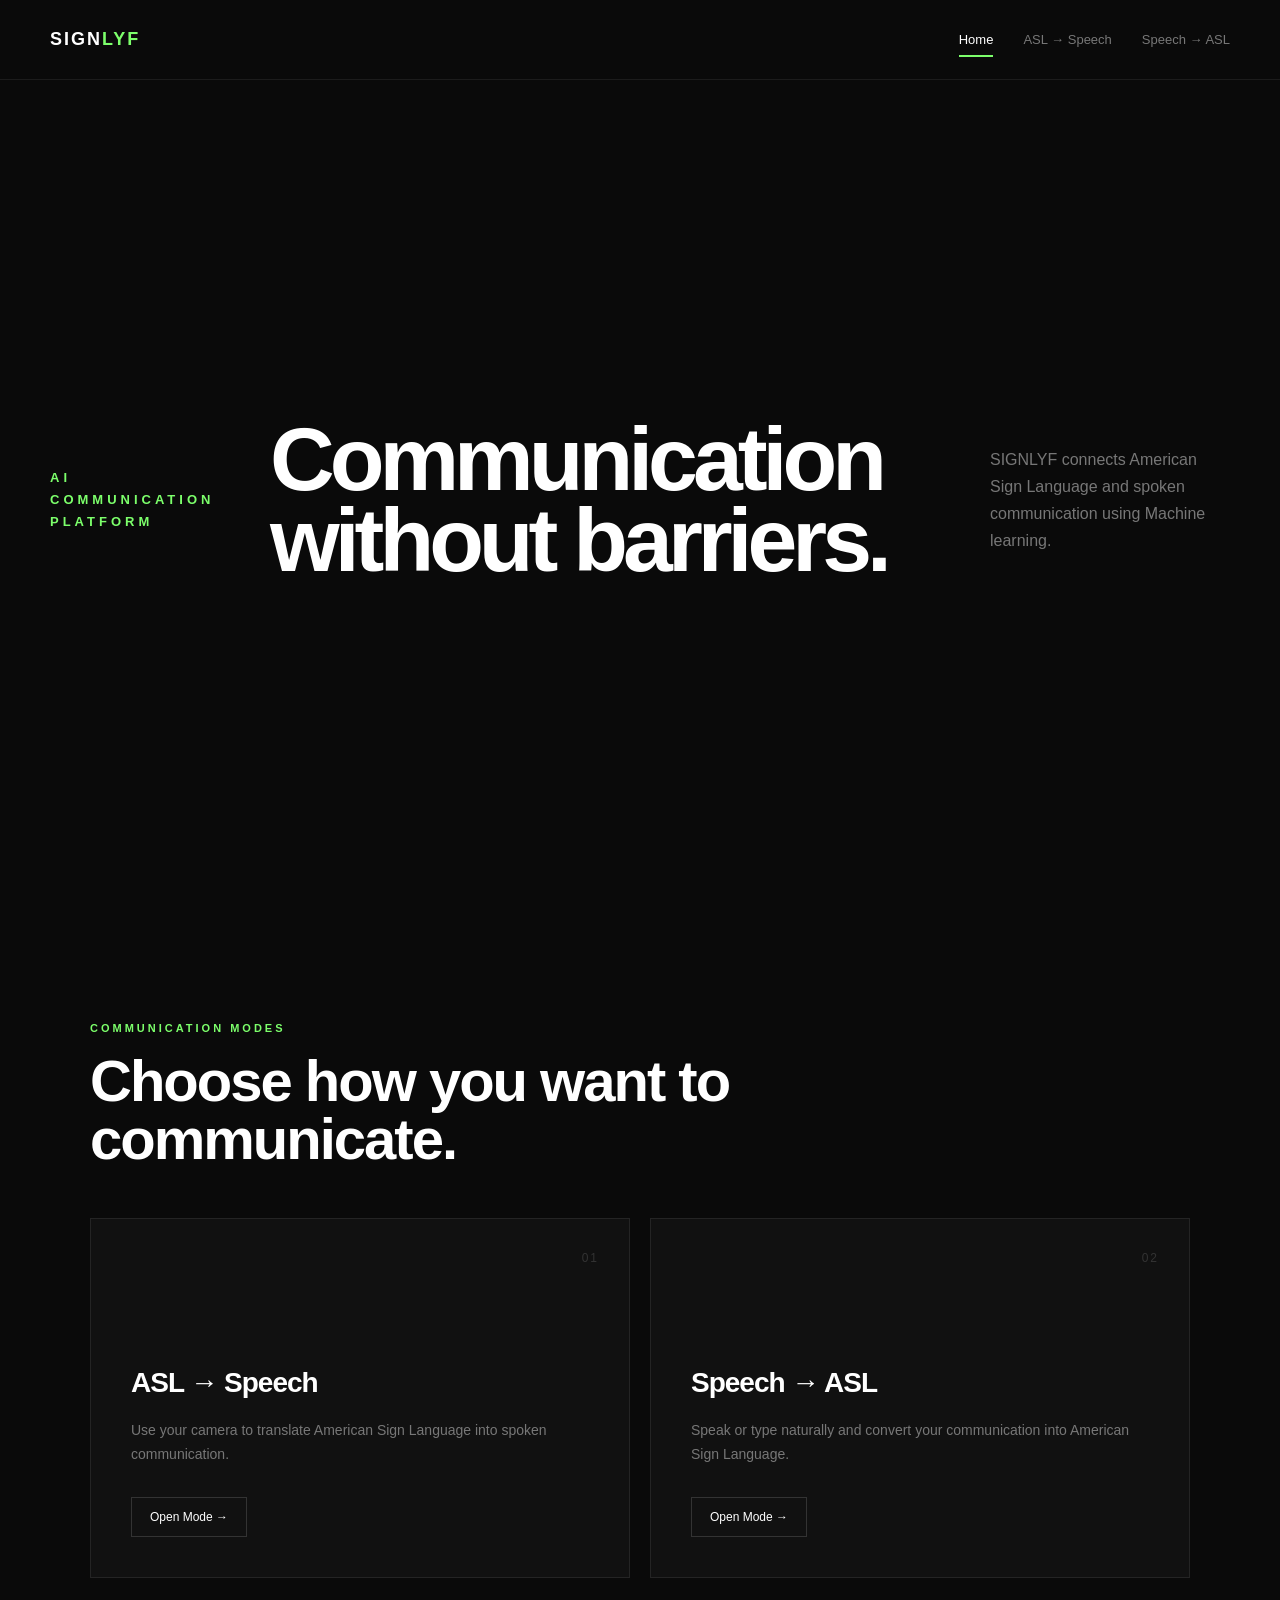
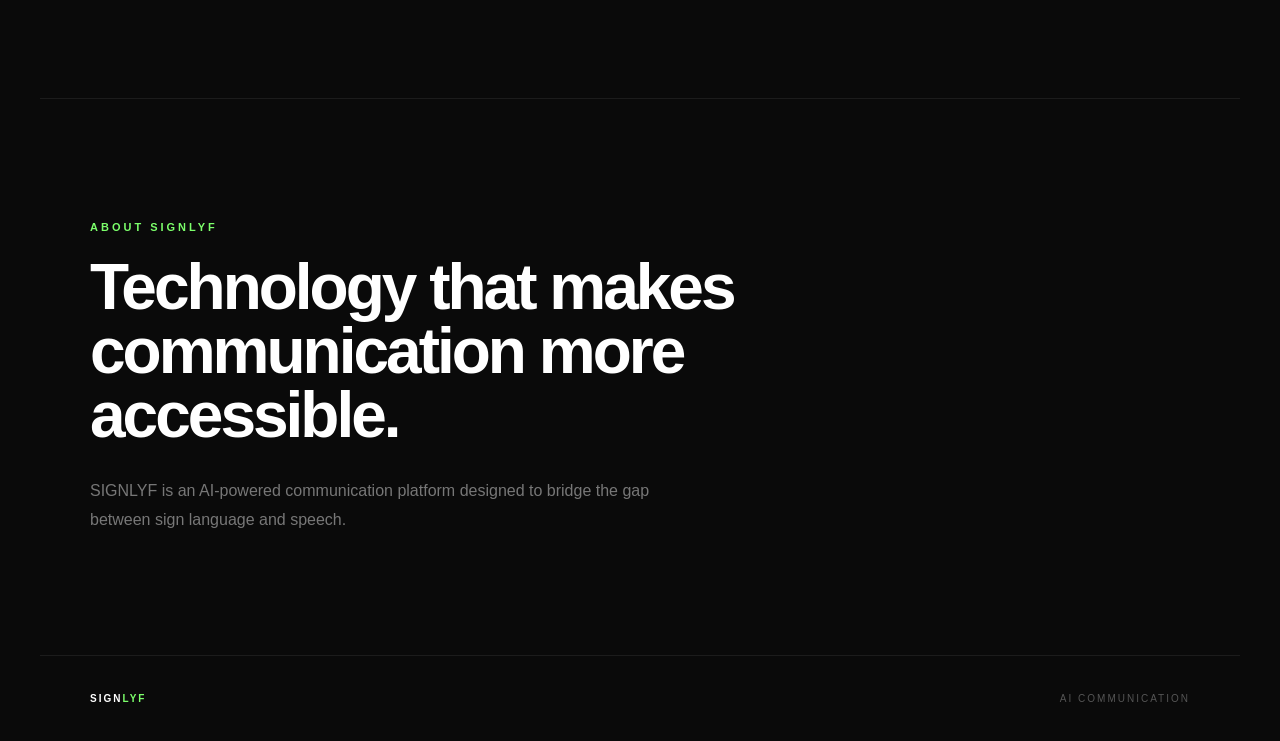
<file: index.html>
<!DOCTYPE html>
<html lang="en">

<head>

    <meta charset="UTF-8">

    <meta
        name="viewport"
        content="width=device-width, initial-scale=1.0">

    <meta
        name="theme-color"
        content="#0a0a0a">

    <meta
        name="description"
        content="AI-powered communication between ASL and speech.">

    <!-- PWA -->

    <meta
        name="mobile-web-app-capable"
        content="yes">

    <meta
        name="apple-mobile-web-app-capable"
        content="yes">

    <meta
        name="apple-mobile-web-app-status-bar-style"
        content="black-translucent">

    <meta
        name="apple-mobile-web-app-title"
        content="SIGNLYF">

    <link
        rel="manifest"
        href="manifest.json">

    <title>SIGNLYF</title>

    <link
        rel="stylesheet"
        href="css/style.css">

</head>


<body>

    <!-- =========================
         NAVBAR
    ========================== -->

    <header class="navbar">

        <a
            href="index.html"
            class="logo">

            SIGN<span>LYF</span>

        </a>


        <nav class="desktop-nav">

            <a
                href="index.html"
                class="active">

                Home

            </a>

            <a href="pages/asl-to-speech.html">
                ASL → Speech
            </a>

            <a href="pages/speech-to-asl.html">
                Speech → ASL
            </a>

        </nav>

    </header>


    <!-- =========================
         HERO
    ========================== -->

    <main>

        <section class="hero">

            <p class="eyebrow">
                AI COMMUNICATION PLATFORM
            </p>

            <h1>
                Communication
                <span>without barriers.</span>
            </h1>

            <p class="hero-description">
                SIGNLYF connects American Sign Language
                and spoken communication using Machine learning.
            </p>

        </section>


        <!-- =========================
             MODES
        ========================== -->

        <section class="modes">

            <div class="section-heading">

                <p class="eyebrow">
                    COMMUNICATION MODES
                </p>

                <h2>
                    Choose how you want to communicate.
                </h2>

            </div>


            <div class="mode-grid">


                <!-- ASL → SPEECH -->

                <div class="mode-card">

                    <div class="mode-number">
                        01
                    </div>

                    <h3>
                        ASL → Speech
                    </h3>

                    <p>
                        Use your camera to translate
                        American Sign Language into
                        spoken communication.
                    </p>

                    <button
                        class="mode-button"
                        onclick="openMode('asl-to-speech')">

                        Open Mode
                        →

                    </button>

                </div>


                <!-- SPEECH → ASL -->

                <div class="mode-card">

                    <div class="mode-number">
                        02
                    </div>

                    <h3>
                        Speech → ASL
                    </h3>

                    <p>
                        Speak or type naturally and
                        convert your communication
                        into American Sign Language.
                    </p>

                    <button
                        class="mode-button"
                        onclick="openMode('speech-to-asl')">

                        Open Mode
                        →

                    </button>

                </div>

            </div>

        </section>


        <!-- =========================
             ABOUT
        ========================== -->

        <section class="about">

            <p class="eyebrow">
                ABOUT SIGNLYF
            </p>

            <h2>
                Technology that makes
                communication more accessible.
            </h2>

            <p>
                SIGNLYF is an AI-powered communication
                platform designed to bridge the gap
                between sign language and speech.
            </p>

        </section>

    </main>


    <!-- =========================
         FOOTER
    ========================== -->

    <footer class="footer">

        <span>
            SIGN<span>LYF</span>
        </span>

        <span>
            AI COMMUNICATION
        </span>

    </footer>


    <!-- =========================
         MOBILE NAVIGATION
    ========================== -->

    <nav class="mobile-nav">

        <a
            href="index.html"
            class="mobile-nav-item active">

            <span>⌂</span>

            <small>
                Home
            </small>

        </a>


        <a
            href="pages/asl-to-speech.html"
            class="mobile-nav-item">

            <span>◉</span>

            <small>
                ASL
            </small>

        </a>


        <a
            href="pages/speech-to-asl.html"
            class="mobile-nav-item">

            <span>◌</span>

            <small>
                Speech
            </small>

        </a>

    </nav>


    <!-- JAVASCRIPT -->

    <script src="js/app.js"></script>

</body>

</html>
</file>
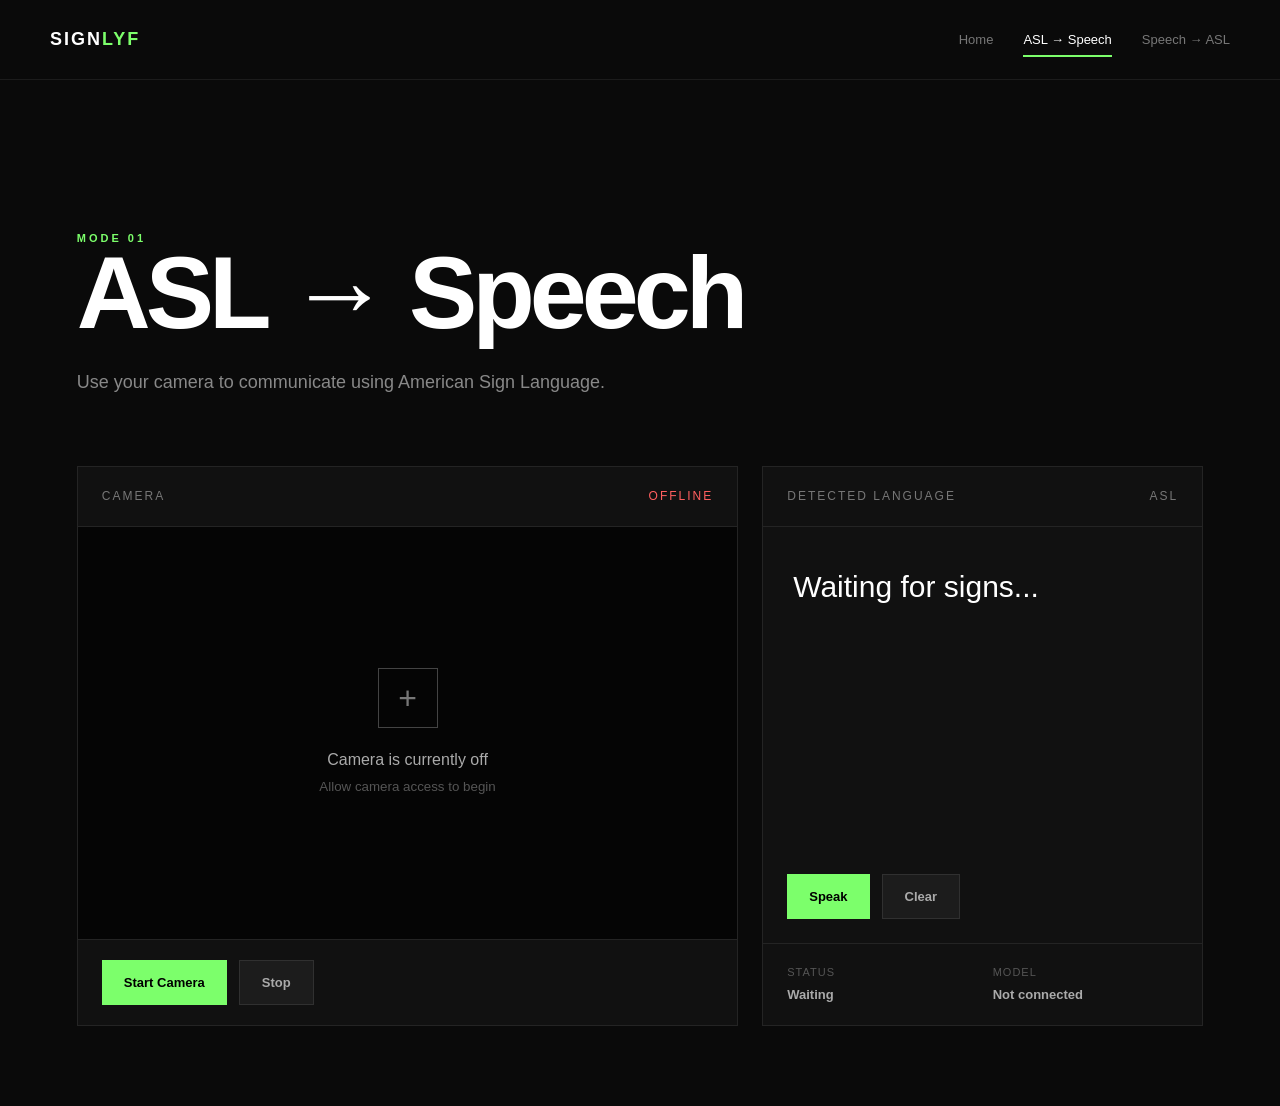
<file: pages/asl-to-speech.html>
<!DOCTYPE html>
<html lang="en">

<head>

    <meta charset="UTF-8">

    <meta
        name="viewport"
        content="width=device-width, initial-scale=1.0">

    <meta
        name="theme-color"
        content="#0a0a0a">

    <meta
        name="description"
        content="SIGNLYF ASL to Speech">

    <!-- PWA -->

    <meta
        name="mobile-web-app-capable"
        content="yes">

    <meta
        name="apple-mobile-web-app-capable"
        content="yes">

    <meta
        name="apple-mobile-web-app-status-bar-style"
        content="black-translucent">

    <meta
        name="apple-mobile-web-app-title"
        content="SIGNLYF">

    <link
        rel="manifest"
        href="../manifest.json">

    <title>ASL → Speech | SIGNLYF</title>

    <link
        rel="stylesheet"
        href="../css/style.css">

    <link
        rel="stylesheet"
        href="../css/modes.css">

</head>


<body>


    <!-- =========================
         NAVBAR
    ========================== -->

    <header class="navbar">

        <a
            href="../index.html"
            class="logo">

            SIGN<span>LYF</span>

        </a>


        <nav class="desktop-nav">

            <a href="../index.html">
                Home
            </a>

            <a
                href="asl-to-speech.html"
                class="active">

                ASL → Speech

            </a>

            <a href="speech-to-asl.html">
                Speech → ASL
            </a>

        </nav>

    </header>


    <!-- =========================
         MAIN
    ========================== -->

    <main class="mode-page">


        <!-- HEADER -->

        <section class="mode-header">

            <p class="eyebrow">
                MODE 01
            </p>

            <h1>
                ASL → Speech
            </h1>

            <p>
                Use your camera to communicate
                using American Sign Language.
            </p>

        </section>


        <!-- =========================
             TRANSLATOR
        ========================== -->

        <section class="translator">


            <!-- CAMERA -->

            <div class="camera-container">

                <div class="camera-header">

                    <span>
                        CAMERA
                    </span>

                    <span
                        id="camera-status"
                        class="status">

                        OFFLINE

                    </span>

                </div>


                <div class="camera-view">

                    <video
                        id="camera"
                        autoplay
                        playsinline
                        muted>
                    </video>


                    <div
                        id="camera-placeholder"
                        class="camera-placeholder">

                        <div class="camera-icon">
                            +
                        </div>

                        <p>
                            Camera is currently off
                        </p>

                        <small>
                            Allow camera access to begin
                        </small>

                    </div>

                </div>


                <div class="camera-controls">

                    <button
                        id="start-camera"
                        class="primary-button">

                        Start Camera

                    </button>


                    <button
                        id="stop-camera"
                        class="secondary-button">

                        Stop

                    </button>

                </div>

            </div>


            <!-- OUTPUT -->

            <div class="output-container">

                <div class="output-header">

                    <span>
                        DETECTED LANGUAGE
                    </span>

                    <span>
                        ASL
                    </span>

                </div>


                <div
                    id="recognized-text"
                    class="recognized-text">

                    Waiting for signs...

                </div>


                <div class="output-actions">

                    <button
                        id="speak-button"
                        class="primary-button">

                        Speak

                    </button>


                    <button
                        id="clear-button"
                        class="secondary-button">

                        Clear

                    </button>

                </div>


                <div class="detection-info">

                    <div>

                        <span>
                            STATUS
                        </span>

                        <strong id="detection-status">
                            Waiting
                        </strong>

                    </div>


                    <div>

                        <span>
                            MODEL
                        </span>

                        <strong>
                            Not connected
                        </strong>

                    </div>

                </div>

            </div>

        </section>

    </main>


    <!-- =========================
         MOBILE NAVIGATION
    ========================== -->

    <nav class="mobile-nav">

        <a
            href="../index.html"
            class="mobile-nav-item">

            <span>⌂</span>

            <small>
                Home
            </small>

        </a>


        <a
            href="asl-to-speech.html"
            class="mobile-nav-item active">

            <span>◉</span>

            <small>
                ASL
            </small>

        </a>


        <a
            href="speech-to-asl.html"
            class="mobile-nav-item">

            <span>◌</span>

            <small>
                Speech
            </small>

        </a>

    </nav>


    <!-- JAVASCRIPT -->

    <script src="../js/asl-to-speech.js"></script>

</body>

</html>
</file>
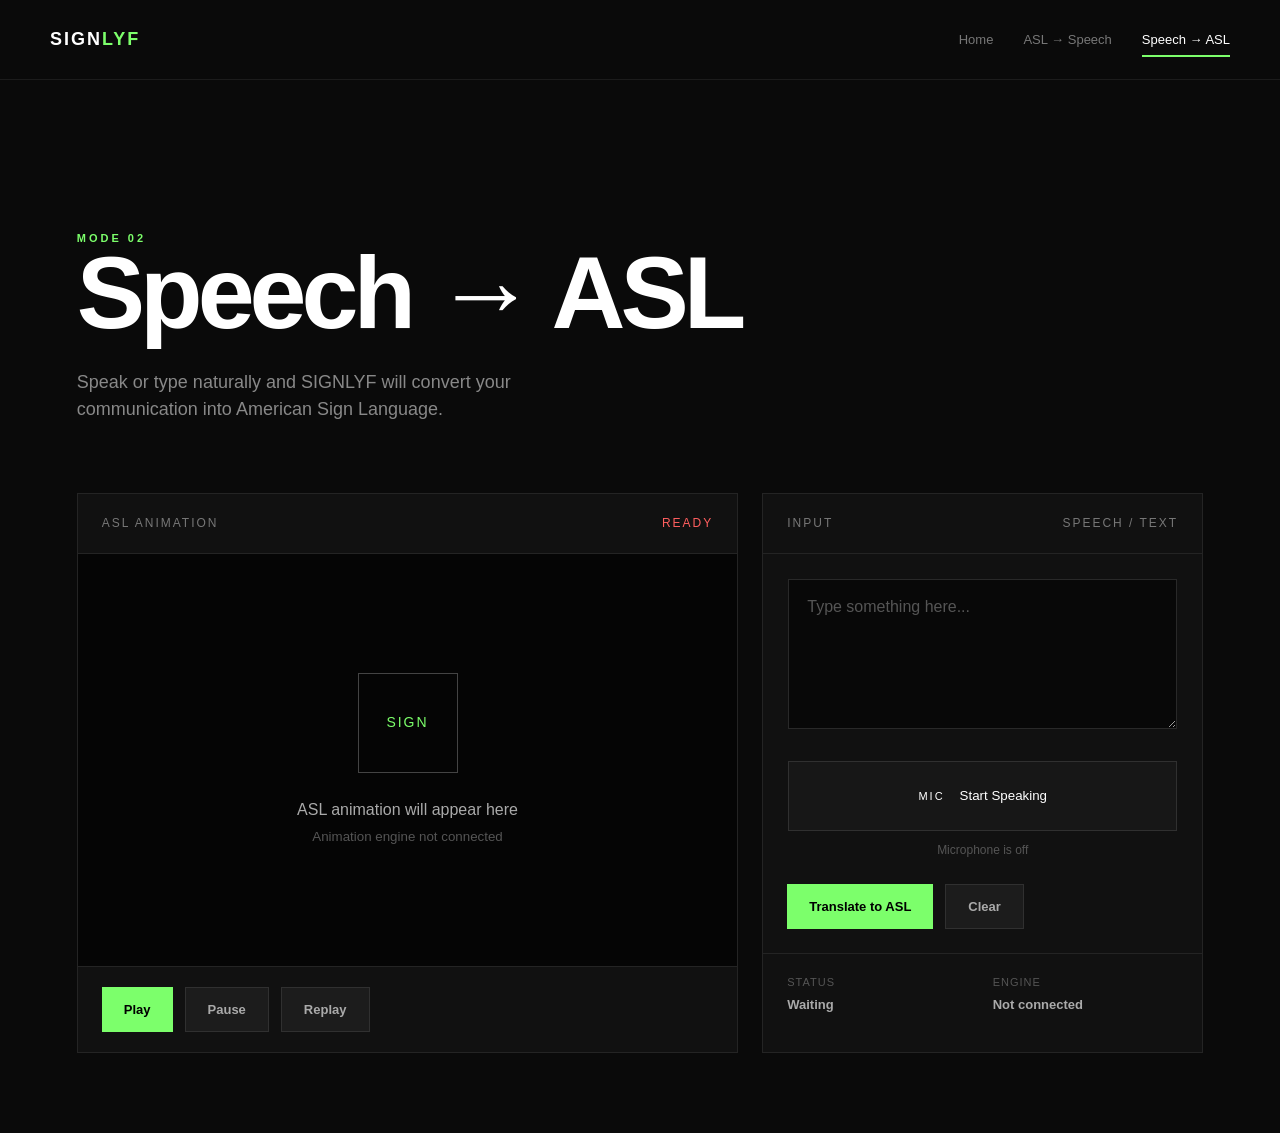
<file: pages/speech-to-asl.html>
<!DOCTYPE html>
<html lang="en">

<head>

    <meta charset="UTF-8">

    <meta
        name="viewport"
        content="width=device-width, initial-scale=1.0">

    <meta
        name="theme-color"
        content="#0a0a0a">

    <meta
        name="description"
        content="SIGNLYF Speech to ASL">

    <!-- PWA -->

    <meta
        name="mobile-web-app-capable"
        content="yes">

    <meta
        name="apple-mobile-web-app-capable"
        content="yes">

    <meta
        name="apple-mobile-web-app-status-bar-style"
        content="black-translucent">

    <meta
        name="apple-mobile-web-app-title"
        content="SIGNLYF">

    <link
        rel="manifest"
        href="../manifest.json">

    <title>Speech → ASL | SIGNLYF</title>

    <link
        rel="stylesheet"
        href="../css/style.css">

    <link
        rel="stylesheet"
        href="../css/modes.css">

</head>


<body>


    <!-- =========================
         NAVBAR
    ========================== -->

    <header class="navbar">

        <a
            href="../index.html"
            class="logo">

            SIGN<span>LYF</span>

        </a>


        <nav class="desktop-nav">

            <a href="../index.html">
                Home
            </a>

            <a href="asl-to-speech.html">
                ASL → Speech
            </a>

            <a
                href="speech-to-asl.html"
                class="active">

                Speech → ASL

            </a>

        </nav>

    </header>


    <!-- =========================
         MAIN
    ========================== -->

    <main class="mode-page">


        <!-- HEADER -->

        <section class="mode-header">

            <p class="eyebrow">
                MODE 02
            </p>

            <h1>
                Speech → ASL
            </h1>

            <p>
                Speak or type naturally and SIGNLYF
                will convert your communication into
                American Sign Language.
            </p>

        </section>


        <!-- =========================
             TRANSLATOR
        ========================== -->

        <section class="translator">


            <!-- ASL ANIMATION -->

            <div class="camera-container">

                <div class="camera-header">

                    <span>
                        ASL ANIMATION
                    </span>

                    <span
                        id="animation-status"
                        class="status">

                        READY

                    </span>

                </div>


                <div class="camera-view">

                    <div
                        id="asl-player"
                        class="asl-player">

                        <div class="player-symbol">
                            SIGN
                        </div>

                        <p>
                            ASL animation will appear here
                        </p>

                        <small>
                            Animation engine not connected
                        </small>

                    </div>

                </div>


                <div class="camera-controls">

                    <button
                        id="play-button"
                        class="primary-button">

                        Play

                    </button>


                    <button
                        id="pause-button"
                        class="secondary-button">

                        Pause

                    </button>


                    <button
                        id="replay-button"
                        class="secondary-button">

                        Replay

                    </button>

                </div>

            </div>


            <!-- INPUT -->

            <div class="output-container">

                <div class="output-header">

                    <span>
                        INPUT
                    </span>

                    <span>
                        SPEECH / TEXT
                    </span>

                </div>


                <!-- TEXT INPUT -->

                <div class="speech-input">

                    <textarea
                        id="speech-text"
                        placeholder="Type something here..."
                        rows="5"></textarea>

                </div>


                <!-- MICROPHONE -->

                <div class="microphone-area">

                    <button
                        id="microphone-button"
                        class="mic-button">

                        <span class="mic-icon">
                            MIC
                        </span>

                        <span>
                            Start Speaking
                        </span>

                    </button>


                    <p id="mic-status">
                        Microphone is off
                    </p>

                </div>


                <!-- ACTIONS -->

                <div class="output-actions">

                    <button
                        id="translate-button"
                        class="primary-button">

                        Translate to ASL

                    </button>


                    <button
                        id="clear-button"
                        class="secondary-button">

                        Clear

                    </button>

                </div>


                <!-- STATUS -->

                <div class="detection-info">

                    <div>

                        <span>
                            STATUS
                        </span>

                        <strong id="translation-status">
                            Waiting
                        </strong>

                    </div>


                    <div>

                        <span>
                            ENGINE
                        </span>

                        <strong>
                            Not connected
                        </strong>

                    </div>

                </div>

            </div>

        </section>

    </main>


    <!-- =========================
         MOBILE NAVIGATION
    ========================== -->

    <nav class="mobile-nav">

        <a
            href="../index.html"
            class="mobile-nav-item">

            <span>⌂</span>

            <small>
                Home
            </small>

        </a>


        <a
            href="asl-to-speech.html"
            class="mobile-nav-item">

            <span>◉</span>

            <small>
                ASL
            </small>

        </a>


        <a
            href="speech-to-asl.html"
            class="mobile-nav-item active">

            <span>◌</span>

            <small>
                Speech
            </small>

        </a>

    </nav>


    <!-- JAVASCRIPT -->

    <script src="../js/speech-to-asl.js"></script>

</body>

</html>
</file>
<file: css/style.css>
/* =========================
   GLOBAL
========================= */

* {
    margin: 0;
    padding: 0;
    box-sizing: border-box;
}

html {
    scroll-behavior: smooth;
}

body {
    background: #0a0a0a;
    color: #ffffff;

    font-family:
        Arial,
        Helvetica,
        sans-serif;

    line-height: 1.5;

    overflow-x: hidden;
}

button,
textarea,
input {
    font-family: inherit;
}


/* =========================
   NAVBAR
========================= */

.navbar {
    width: 100%;

    height: 80px;

    padding: 0 50px;

    display: flex;

    align-items: center;

    justify-content: space-between;

    border-bottom: 1px solid #1c1c1c;

    background: #0a0a0a;

    position: relative;

    z-index: 1000;
}


/* LOGO */

.logo {
    color: #ffffff;

    text-decoration: none;

    font-size: 18px;

    font-weight: 700;

    letter-spacing: 2px;
}

.logo span {
    color: #7cff6b;
}


/* =========================
   DESKTOP NAVIGATION
========================= */

.desktop-nav {
    display: flex;

    align-items: center;

    gap: 30px;
}

.desktop-nav a {
    position: relative;

    color: #777777;

    text-decoration: none;

    font-size: 13px;

    transition: color 0.2s;
}

.desktop-nav a:hover,
.desktop-nav a.active {
    color: #ffffff;
}

.desktop-nav a.active::after {
    content: "";

    position: absolute;

    left: 0;
    right: 0;

    bottom: -8px;

    height: 2px;

    background: #7cff6b;
}


/* =========================
   HERO
========================= */

.hero {
    min-height: calc(100vh - 80px);

    max-width: 1400px;

    margin: 0 auto;

    padding: 100px 50px 80px;

    display: grid;

    grid-template-columns:
        180px
        minmax(0, 1fr)
        240px;

    align-items: center;

    column-gap: 40px;
}


/* LEFT LABEL */

.hero .eyebrow {
    grid-column: 1;

    align-self: center;

    margin: 0;

    color: #7cff6b;

    font-size: 13px;

    font-weight: 600;

    letter-spacing: 4px;

    line-height: 1.7;

    max-width: 150px;
}


/* MAIN HEADING */

.hero h1 {
    grid-column: 2;

    margin: 0;

    max-width: 850px;

    color: #ffffff;

    font-size: clamp(52px, 7vw, 110px);

    font-weight: 700;

    line-height: 0.9;

    letter-spacing: -5px;

    overflow-wrap: normal;
}


/* SECOND LINE */

.hero h1 span {
    display: block;

    color: #ffffff;
}


/* DESCRIPTION */

.hero-description {
    grid-column: 3;

    align-self: center;

    margin: 0;

    max-width: 230px;

    color: #777777;

    font-size: 16px;

    line-height: 1.7;
}


/* =========================
   EYEBROW
========================= */

.eyebrow {
    color: #7cff6b;

    font-size: 11px;

    font-weight: 600;

    letter-spacing: 3px;

    text-transform: uppercase;
}


/* =========================
   MODES SECTION
========================= */

.modes {
    max-width: 1200px;

    margin: 0 auto;

    padding: 120px 50px;
}

.section-heading {
    margin-bottom: 50px;
}

.section-heading h2 {
    max-width: 700px;

    margin-top: 15px;

    font-size: clamp(32px, 5vw, 58px);

    line-height: 1;

    letter-spacing: -2px;
}


/* MODE GRID */

.mode-grid {
    display: grid;

    grid-template-columns: repeat(2, 1fr);

    gap: 20px;
}


/* MODE CARD */

.mode-card {
    position: relative;

    min-height: 360px;

    padding: 40px;

    display: flex;

    flex-direction: column;

    justify-content: flex-end;

    background: #111111;

    border: 1px solid #242424;

    transition:
        border-color 0.25s,
        transform 0.25s;
}

.mode-card:hover {
    border-color: #7cff6b;

    transform: translateY(-4px);
}


/* CARD NUMBER */

.mode-number {
    position: absolute;

    top: 30px;

    right: 30px;

    color: #333333;

    font-size: 12px;

    letter-spacing: 2px;
}


/* CARD TITLE */

.mode-card h3 {
    margin-bottom: 15px;

    font-size: 28px;

    font-weight: 600;

    letter-spacing: -1px;
}


/* CARD DESCRIPTION */

.mode-card p {
    max-width: 450px;

    margin-bottom: 30px;

    color: #777777;

    font-size: 14px;

    line-height: 1.7;
}


/* MODE BUTTON */

.mode-button {
    width: fit-content;

    padding: 12px 18px;

    background: transparent;

    color: #ffffff;

    border: 1px solid #333333;

    cursor: pointer;

    font-size: 12px;

    transition:
        background 0.2s,
        border-color 0.2s,
        color 0.2s;
}

.mode-button:hover {
    background: #7cff6b;

    border-color: #7cff6b;

    color: #000000;
}


/* =========================
   ABOUT
========================= */

.about {
    max-width: 1200px;

    margin: 0 auto;

    padding: 120px 50px;

    border-top: 1px solid #1c1c1c;
}

.about h2 {
    max-width: 850px;

    margin-top: 20px;

    font-size: clamp(35px, 5vw, 65px);

    line-height: 1;

    letter-spacing: -3px;
}

.about p:last-child {
    max-width: 600px;

    margin-top: 30px;

    color: #777777;

    font-size: 16px;

    line-height: 1.8;
}


/* =========================
   FOOTER
========================= */

.footer {
    max-width: 1200px;

    margin: 0 auto;

    padding: 35px 50px;

    display: flex;

    justify-content: space-between;

    align-items: center;

    border-top: 1px solid #1c1c1c;

    color: #555555;

    font-size: 10px;

    letter-spacing: 2px;
}

.footer span:first-child {
    color: #ffffff;

    font-weight: 700;
}

.footer span:first-child span {
    color: #7cff6b;
}


/* =========================
   MOBILE NAVIGATION
========================= */

.mobile-nav {
    display: none;
}


/* =========================
   TABLET / SMALL DESKTOP
========================= */

@media (max-width: 1100px) {

    .hero {
        grid-template-columns:
            140px
            minmax(0, 1fr)
            200px;

        column-gap: 25px;

        padding-left: 30px;

        padding-right: 30px;
    }

    .hero h1 {
        font-size: clamp(48px, 7vw, 82px);

        letter-spacing: -4px;
    }

}


/* =========================
   TABLET
========================= */

@media (max-width: 800px) {

    .navbar {
        height: 70px;

        padding: 0 25px;
    }


    .desktop-nav {
        display: none;
    }


    /* HERO */

    .hero {
        min-height: auto;

        padding: 100px 30px 70px;

        display: flex;

        flex-direction: column;

        align-items: flex-start;

        gap: 30px;
    }


    .hero .eyebrow {
        max-width: none;

        font-size: 12px;

        letter-spacing: 3px;
    }


    .hero h1 {
        max-width: 100%;

        font-size: clamp(50px, 11vw, 80px);

        letter-spacing: -4px;

        line-height: 0.92;
    }


    .hero-description {
        max-width: 500px;

        font-size: 15px;
    }


    /* MODES */

    .modes {
        padding: 90px 30px;
    }

    .mode-grid {
        grid-template-columns: 1fr;
    }


    /* ABOUT */

    .about {
        padding: 90px 30px;
    }


    /* FOOTER */

    .footer {
        padding: 30px;

        gap: 20px;
    }


    /* MOBILE NAV */

    .mobile-nav {
        position: fixed;

        left: 12px;

        right: 12px;

        bottom: 12px;

        height: 70px;

        display: flex;

        justify-content: space-around;

        align-items: center;

        background: rgba(17, 17, 17, 0.95);

        border: 1px solid #292929;

        backdrop-filter: blur(15px);

        z-index: 9999;
    }


    .mobile-nav-item {
        width: 33%;

        height: 100%;

        display: flex;

        flex-direction: column;

        justify-content: center;

        align-items: center;

        gap: 4px;

        color: #555555;

        text-decoration: none;

        transition: 0.2s;
    }


    .mobile-nav-item span {
        font-size: 20px;
    }


    .mobile-nav-item small {
        font-size: 10px;

        letter-spacing: 1px;
    }


    .mobile-nav-item.active {
        color: #7cff6b;
    }


    body {
        padding-bottom: 90px;
    }

}


/* =========================
   MOBILE
========================= */

@media (max-width: 500px) {

    .navbar {
        padding: 0 20px;
    }


    .logo {
        font-size: 16px;
    }


    /* HERO */

    .hero {
        padding:
            70px
            20px
            60px;
    }


    .hero h1 {
        font-size: clamp(44px, 14vw, 68px);

        letter-spacing: -3px;

        line-height: 0.94;
    }


    .hero .eyebrow {
        font-size: 10px;

        letter-spacing: 2.5px;
    }


    .hero-description {
        font-size: 14px;

        line-height: 1.6;
    }


    /* MODES */

    .modes {
        padding:
            70px
            20px;
    }


    .section-heading h2 {
        font-size: 36px;
    }


    .mode-card {
        min-height: 330px;

        padding: 30px;
    }


    .mode-card h3 {
        font-size: 25px;
    }


    /* ABOUT */

    .about {
        padding:
            70px
            20px;
    }


    .about h2 {
        font-size: 38px;

        letter-spacing: -2px;
    }


    /* FOOTER */

    .footer {
        padding:
            25px
            20px;

        flex-direction: column;

        align-items: flex-start;
    }

}
</file>
<file: css/modes.css>
/* =========================
   MODE PAGE
========================= */

.mode-page {
    min-height: 100vh;

    padding: 150px 6% 80px;
}


/* =========================
   HEADER
========================= */

.mode-header {
    max-width: 900px;

    margin-bottom: 70px;
}

.mode-header h1 {
    font-size: clamp(55px, 8vw, 110px);

    line-height: 0.9;

    letter-spacing: -5px;

    margin-bottom: 30px;
}

.mode-header > p:last-child {
    color: #888;

    max-width: 550px;

    font-size: 18px;
}


/* =========================
   TRANSLATOR
========================= */

.translator {
    display: grid;

    grid-template-columns: 1.5fr 1fr;

    gap: 24px;

    max-width: 1500px;

    margin: auto;
}


/* =========================
   CAMERA
========================= */

.camera-container,
.output-container {
    background: #111111;

    border: 1px solid #242424;
}


.camera-header,
.output-header {
    height: 60px;

    padding: 0 24px;

    display: flex;

    justify-content: space-between;

    align-items: center;

    border-bottom: 1px solid #242424;

    font-size: 12px;

    letter-spacing: 2px;

    color: #777;
}


.status {
    color: #ff5f5f;
}


/* =========================
   CAMERA VIEW
========================= */

.camera-view {
    position: relative;

    width: 100%;

    aspect-ratio: 16 / 10;

    background: #050505;

    overflow: hidden;
}

.camera-view video {
    width: 100%;
    height: 100%;

    object-fit: cover;

    display: none;
}


.camera-placeholder {
    position: absolute;

    inset: 0;

    display: flex;

    flex-direction: column;

    justify-content: center;

    align-items: center;

    text-align: center;

    color: #777;
}


.camera-icon {
    width: 60px;
    height: 60px;

    display: flex;

    align-items: center;
    justify-content: center;

    border: 1px solid #444;

    font-size: 32px;

    margin-bottom: 20px;
}


.camera-placeholder p {
    margin-bottom: 5px;

    color: #aaa;
}


.camera-placeholder small {
    color: #555;
}


/* =========================
   CAMERA CONTROLS
========================= */

.camera-controls {
    padding: 20px 24px;

    display: flex;

    gap: 12px;

    border-top: 1px solid #242424;
}


/* =========================
   BUTTONS
========================= */

.primary-button,
.secondary-button {
    border: none;

    padding: 14px 22px;

    font-size: 13px;

    font-weight: 700;

    cursor: pointer;

    transition: 0.2s;
}


.primary-button {
    background: #7cff6b;

    color: #000;
}


.primary-button:hover {
    background: #fff;
}


.secondary-button {
    background: #1c1c1c;

    color: #aaa;

    border: 1px solid #303030;
}


.secondary-button:hover {
    color: #fff;

    border-color: #555;
}


/* =========================
   OUTPUT
========================= */

.output-container {
    min-height: 100%;

    display: flex;

    flex-direction: column;
}


.recognized-text {
    flex: 1;

    padding: 40px 30px;

    font-size: 30px;

    line-height: 1.3;

    color: #fff;

    min-height: 250px;
}


.output-actions {
    display: flex;

    gap: 12px;

    padding: 0 24px 24px;
}


.detection-info {
    border-top: 1px solid #242424;

    padding: 20px 24px;

    display: grid;

    grid-template-columns: 1fr 1fr;

    gap: 20px;
}


.detection-info div {
    display: flex;

    flex-direction: column;

    gap: 5px;
}


.detection-info span {
    color: #555;

    font-size: 11px;

    letter-spacing: 1px;
}


.detection-info strong {
    color: #aaa;

    font-size: 13px;
}


/* =========================
   MOBILE
========================= */

@media (max-width: 900px) {

    .mode-page {
        padding: 120px 5% 60px;
    }

    .mode-header {
        margin-bottom: 50px;
    }

    .mode-header h1 {
        font-size: 58px;

        letter-spacing: -4px;
    }

    .translator {
        grid-template-columns: 1fr;
    }

    .camera-view {
        aspect-ratio: 4 / 3;
    }

    .recognized-text {
        min-height: 180px;

        font-size: 24px;
    }
}


@media (max-width: 500px) {

    .mode-header h1 {
        font-size: 48px;
    }

    .camera-controls,
    .output-actions {
        flex-direction: column;
    }

    .primary-button,
    .secondary-button {
        width: 100%;
    }

    .detection-info {
        grid-template-columns: 1fr;
    }
}
/* =========================
   SPEECH → ASL
========================= */

.asl-player {
    position: absolute;

    inset: 0;

    display: flex;

    flex-direction: column;

    justify-content: center;

    align-items: center;

    text-align: center;
}

.player-symbol {
    width: 100px;
    height: 100px;

    display: flex;

    justify-content: center;
    align-items: center;

    border: 1px solid #444;

    color: #7cff6b;

    font-size: 14px;

    letter-spacing: 2px;

    margin-bottom: 25px;
}

.asl-player p {
    color: #aaa;

    margin-bottom: 5px;
}

.asl-player small {
    color: #555;
}


/* TEXT INPUT */

.speech-input {
    padding: 25px;
}

.speech-input textarea {
    width: 100%;

    min-height: 150px;

    resize: vertical;

    background: #080808;

    border: 1px solid #292929;

    color: #ffffff;

    padding: 18px;

    font-family: inherit;

    font-size: 16px;

    outline: none;
}

.speech-input textarea:focus {
    border-color: #7cff6b;
}

.speech-input textarea::placeholder {
    color: #555;
}


/* MICROPHONE */

.microphone-area {
    padding: 0 25px 25px;

    text-align: center;
}

.mic-button {
    width: 100%;

    min-height: 70px;

    background: #171717;

    color: #ffffff;

    border: 1px solid #303030;

    cursor: pointer;

    display: flex;

    justify-content: center;

    align-items: center;

    gap: 15px;

    transition: 0.2s;
}

.mic-button:hover {
    border-color: #7cff6b;
}

.mic-button.recording {
    border-color: #ff5f5f;

    color: #ff5f5f;
}

.mic-icon {
    font-size: 11px;

    letter-spacing: 2px;
}

#mic-status {
    margin-top: 10px;

    color: #555;

    font-size: 12px;
}


/* MOBILE */

@media (max-width: 500px) {

    .camera-controls {
        flex-wrap: wrap;
    }

    .camera-controls button {
        flex: 1;
    }

}
</file>
